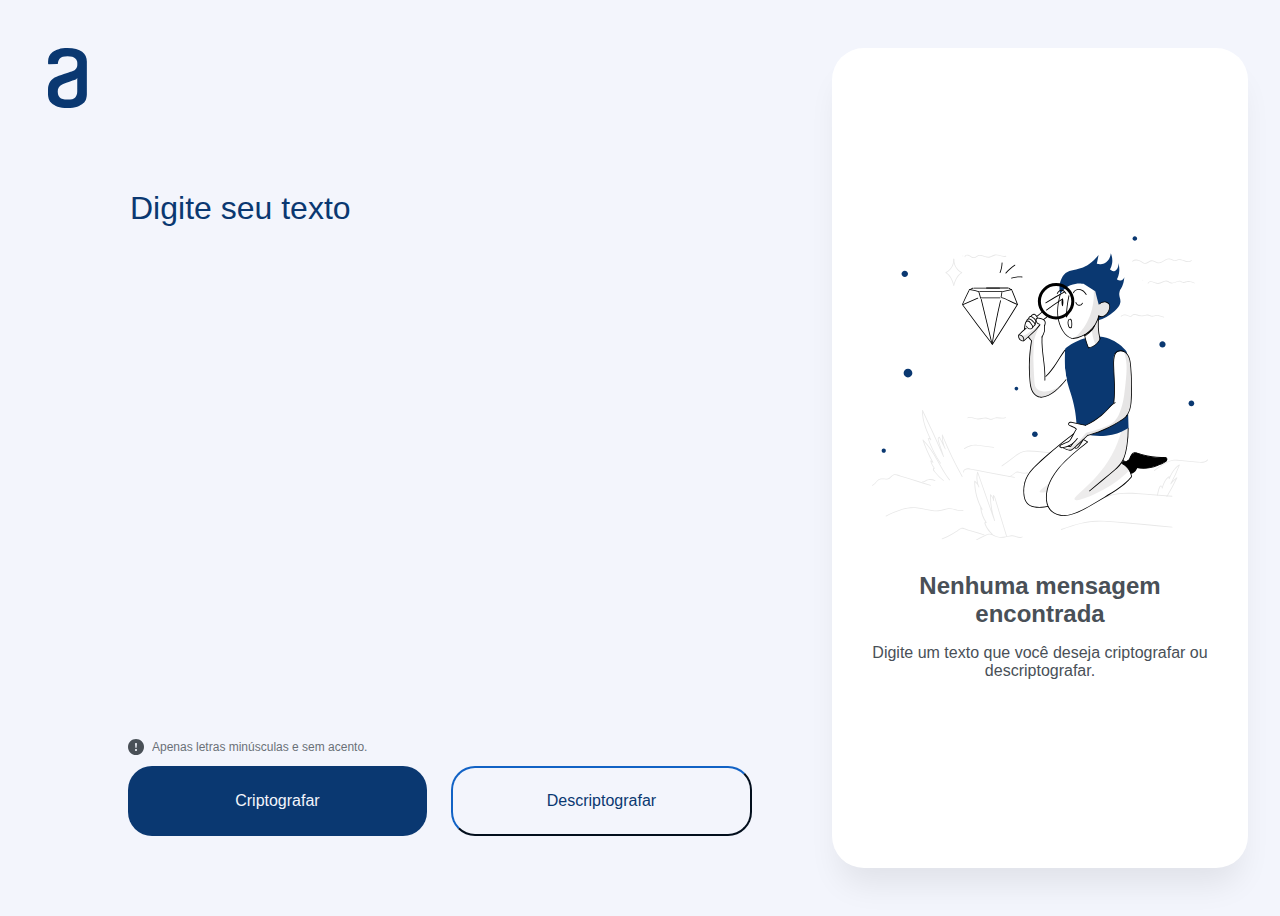
<file: index.html>
<!DOCTYPE html>
<html lang="pt-BR">
<head>
    <meta charset="UTF-8">
    <meta name="viewport" content="width=device-width, initial-scale=1.0">
    <title>Decodificador</title>
    <link rel="stylesheet" href="style/style.css">
</head>
<body class="conteudo">
    <div class="conteudo__principal">
        <img src="assets/Vector.svg" alt="Vector.svg">
        <div class="conteudo__principal__decodificador">
            <textarea class="conteudo__principal__texto" placeholder="Digite seu texto" rows="4"></textarea>
            <div class="conteudo__principal__aviso">
                <img src="assets/bi_exclamation-circle-fill.svg" alt="bi_exclamation-circle-fill.svg">
                <p>Apenas letras minúsculas e sem acento.</p>
            </div>
            <div class="conteudo__principal__botoes">
                <button onclick="ler_texto(true)" class="conteudo__principal__botoes__botao1">Criptografar</button>
                <button onclick="ler_texto(false)" class="conteudo__principal__botoes__botao2">Descriptografar</button>
            </div>
        </div>
    </div>
    <div class="conteudo__secundario">
        <div class="conteudo__secundario__generico">
            <img src="assets/High quality products 1 1.svg" alt="High quality products 1 1.svg">
            <div class="conteudo__secundario__generico__texto">
                <p1>Nenhuma mensagem encontrada</p1>
                <p2>Digite um texto que você deseja criptografar ou descriptografar.</p2>
            </div>
        </div>
        <div class="conteudo__secundario__oculto">
            <div class="texto">
                <p>Lorem ipsum dolor sit amet, consectetur adipiscing elit. Orci montes, sit et diam risus scelerisque vitae est. Tortor maecenas nunc ut laoreet. Eget diam mauris quam quisque ut eget fringilla sit elit. Libero, sodales duis fames id diam feugiat aliquet non egestas.</p>
            </div>
            <button onclick="copiar()" class="copiar">Copiar</button>
        </div>
    </div>
    <script src="script.js"></script>
</body>
</html>
</file>
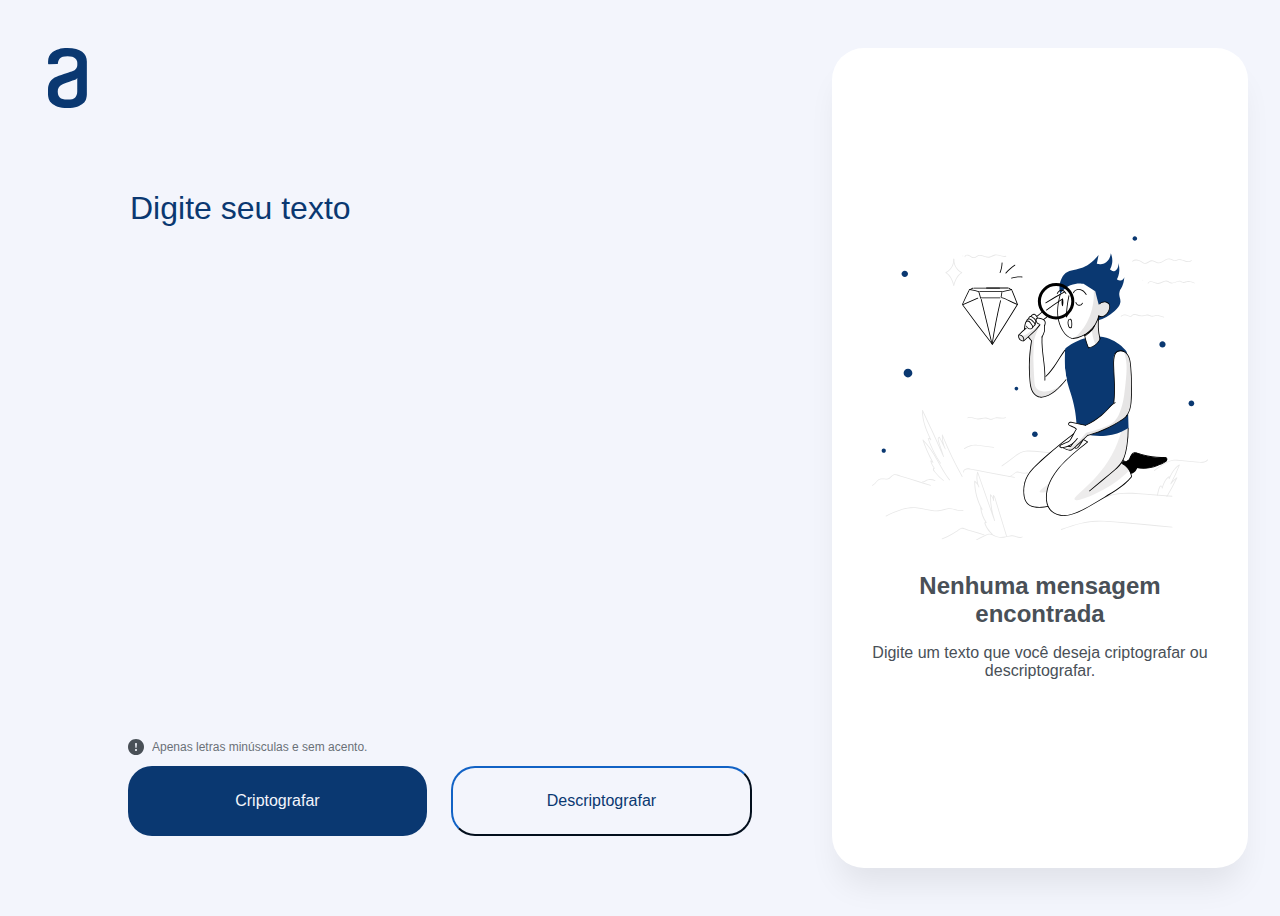
<file: decoder.html>
<!DOCTYPE html>
<html lang="pt-BR">
<head>
    <meta charset="UTF-8">
    <meta name="viewport" content="width=device-width, initial-scale=1.0">
    <title>Decodificador</title>
    <link rel="stylesheet" href="style/style.css">
</head>
<body class="conteudo">
    <div class="conteudo__principal">
        <img src="assets/Vector.svg" alt="Vector.svg">
        <div class="conteudo__principal__decodificador">
            <textarea class="conteudo__principal__texto" placeholder="Digite seu texto" rows="4"></textarea>
            <div class="conteudo__principal__aviso">
                <img src="assets/bi_exclamation-circle-fill.svg" alt="bi_exclamation-circle-fill.svg">
                <p>Apenas letras minúsculas e sem acento.</p>
            </div>
            <div class="conteudo__principal__botoes">
                <button onclick="ler_texto(true)" class="conteudo__principal__botoes__botao1">Criptografar</button>
                <button onclick="ler_texto(false)" class="conteudo__principal__botoes__botao2">Descriptografar</button>
            </div>
        </div>
    </div>
    <div class="conteudo__secundario">
        <div class="conteudo__secundario__generico">
            <img src="assets/High quality products 1 1.svg" alt="High quality products 1 1.svg">
            <div class="conteudo__secundario__generico__texto">
                <p1>Nenhuma mensagem encontrada</p1>
                <p2>Digite um texto que você deseja criptografar ou descriptografar.</p2>
            </div>
        </div>
        <div class="conteudo__secundario__oculto">
            <div class="texto">
                <p>Lorem ipsum dolor sit amet, consectetur adipiscing elit. Orci montes, sit et diam risus scelerisque vitae est. Tortor maecenas nunc ut laoreet. Eget diam mauris quam quisque ut eget fringilla sit elit. Libero, sodales duis fames id diam feugiat aliquet non egestas.</p>
            </div>
            <button onclick="copiar()" class="copiar">Copiar</button>
        </div>
    </div>
    <script src="script.js"></script>
</body>
</html>
</file>
<file: style/style.css>
:root {
    --cor-primaria: #F3F5FC;
    --cor-secundaria: #0A3871;
    --cor-terciaria: #495057;
    --cor-quartenaria: white;

    --cor-hover: #D8DFE8;
    --cor-hover2: #356EA9;

    --fonte-primaria: 'Inter', sans-serif;
}

/* Define o fundo da página */
.conteudo {
    display: flex;
    gap: 80px;
    background-color: var(--cor-primaria);

    /* Definir o tamanho */
    max-height: 100vh;
    min-height: 100vh;
    max-width: 100vw;
    min-width: 100vw;
}

/* Conteúdo principal */
.conteudo__principal {
    display: flex;
    flex-direction: column;

    flex: 2; /* Conteúdo principal vai ocupar 75% do conteúdo */
    
    padding: 40px 0 40px 40px;
}

/* Ajusta o tamanho da imagem */
.conteudo__principal img {
    max-width: 40px;
}

.conteudo__principal__decodificador {
    display: flex;
    flex-direction: column;
    
    padding-top: 80px;
    padding-left: 80px;
    
    flex: 1; /* Ocupa todo o espaço do vertical do conteudo */
}

/* Caixa de texto principal */
.conteudo__principal__texto {
    font-family: var(--fonte-primaria);
    font-size: 2rem;
    color: var(--cor-secundaria);
    background: none;
    resize: none;
    outline: none;
    border: none;

    flex: 1;
}

/* Cor para o placeholder */
textarea::placeholder {
    color: var(--cor-secundaria);
}

.conteudo__principal__aviso,
.conteudo__principal__botoes {
    margin-top: auto; /* Empurra os elementos para o fundo do contêiner */
}

/* Texto de aviso */
.conteudo__principal__aviso {
    display: flex;
    flex-direction: row;
    gap: 8px;
    align-items: center;
}

.conteudo__principal__aviso img {
    width: 16px;
    height: 16px;
}

.conteudo__principal__aviso p{
    font-family: var(--fonte-primaria);
    font-size: 0.75rem;
    color: var(--cor-terciaria);
    opacity: 80%;
}

/* Estilo dos botoes */
.conteudo__principal__botoes {
    display: flex;
    gap: 24px;
    margin-bottom: 32px;
}

.conteudo__principal__botoes__botao1,
.conteudo__principal__botoes__botao2 {
    gap: 8px;
    padding: 24px 24px;
    width: 100%;
    height: auto;
    border-radius: 24px;

    font-family: var(--fonte-primaria);
    font-size: 1rem;
}

.conteudo__principal__botoes__botao1 {
    border: none;

    background-color: var(--cor-secundaria);
    color: var(--cor-primaria);
}

.conteudo__principal__botoes__botao2 {
    border-color: var(--cor-secundaria);

    background: none;
    color: var(--cor-secundaria);
}

/* Estilo para o conteúdo secundário */
.conteudo__secundario {
    box-shadow: 0 24px 32px -8px rgba(0, 0, 0, 0.08);

    display: flex;
    flex-direction: column;

    flex: 1; /* Ocupa todo o espaço vertical disponível dentro de conteudo */
    padding: 32px;
    background-color: var(--cor-quartenaria);
    border-radius: 32px; /* Cantos arredondados */

    margin: 40px 40px 40px 0;
    overflow: hidden;
}

.conteudo__secundario__generico {
    display: flex;
    flex-direction: column;
    align-items: center;
    justify-content: center;
    height: 100%;
    width: 100%;

    gap: 32px;

    /* display: none; */
}

/* Texto genérico */
.conteudo__secundario__generico__texto {
    display: flex;
    flex-direction: column;
    gap: 16px;
    align-items: center;
    justify-content: center;
    
    font-family: var(--fonte-primaria);
    text-align: center;
    color: var(--cor-terciaria);
}

.conteudo__secundario__generico__texto p1 {
    font-size: 1.5rem;
    font-weight: bold;
}

.conteudo__secundario__generico__texto p2 {
    font-size: 1rem;
    font-weight: normal;
}

/* Conteúdo que vai aparecer depois */
.conteudo__secundario__oculto {
    display: flex;
    flex-direction: column;
    flex: 1; /* Faz com que o elemento ocupe o espaço disponível */
    overflow: hidden; /* Impede que o conteúdo extra afete o layout */
    gap: 32px;

    display: none;
}

/* Ajusta o estilo da área do texto */
.conteudo__secundario__oculto .texto {
    max-height: 100%;
    width: 100%;
    overflow-y: auto;
    display: flex;
    flex-direction: column;
}

/* Ajusta o estilo do texto */
.conteudo__secundario__oculto .texto p {
    word-break: break-word; /* Quebra as palavras longas */
    overflow-wrap: break-word; /* Garante a quebra de palavras */
    font-family: var(--fonte-primaria);
    font-size: 1.5rem;
    color: var(--cor-terciaria);
}

.copiar {
    padding: 24px;
    width: 100%;
    background: none;
    border-radius: 24px;
    border-color: var(--cor-secundaria);

    color: var(--cor-secundaria);
    font-family: var(--fonte-primaria);
    font-size: 1rem;

    margin-top: auto;
}

.conteudo__principal__botoes__botao1:hover {
    background-color: var(--cor-hover2);
}

.conteudo__principal__botoes__botao2:hover,
.copiar:hover {
    background-color: var(--cor-hover);
}

/* Controle de estilo para TABLET */
@media (max-width: 768px) {
    .conteudo {
        flex-direction: column; /* Modifica o layout para coluna */
        gap: 0;
        max-height: none;
    }

    .conteudo__principal {
        flex: 2; /* Faz com que o conteúdo principal ocupe o espaço restante */
        padding: 20px; /* Ajusta o padding para telas menores */
    }

    .conteudo__principal__decodificador {
        padding-top: 20px; /* Ajusta o padding-top para telas menores */
        padding-left: 20px; /* Ajusta o padding-left para telas menores */
    }

    .conteudo__secundario {
        margin: 0 40px 40px 40px;
        flex: 0;
    }

    .conteudo__secundario__generico img {
        display: none; /* Esconde a imagem dentro de conteudo__secundario__generico */
    }

    .conteudo__secundario__oculto {
        max-height: 300px;
    }
}

/* Controle de estilo para CELULAR */
@media (max-width: 375px) {
    .conteudo {
        gap: 0px;
    }

    .conteudo__principal img {
        max-width: 24px;
    }

    .conteudo__principal__decodificador {
        padding-left: 0;
    }
    
    .conteudo__principal__botoes {
        flex-direction: column;
        padding: 0;
        margin-bottom: 0px;
    }

    .conteudo__secundario {
        margin: 0 24px 40px 24px;
    }

    .conteudo__secundario__oculto {
        max-height: 200px;
        gap: 10px;
    }
    
    .copiar {
        padding: 16px;
    }
}
</file>
